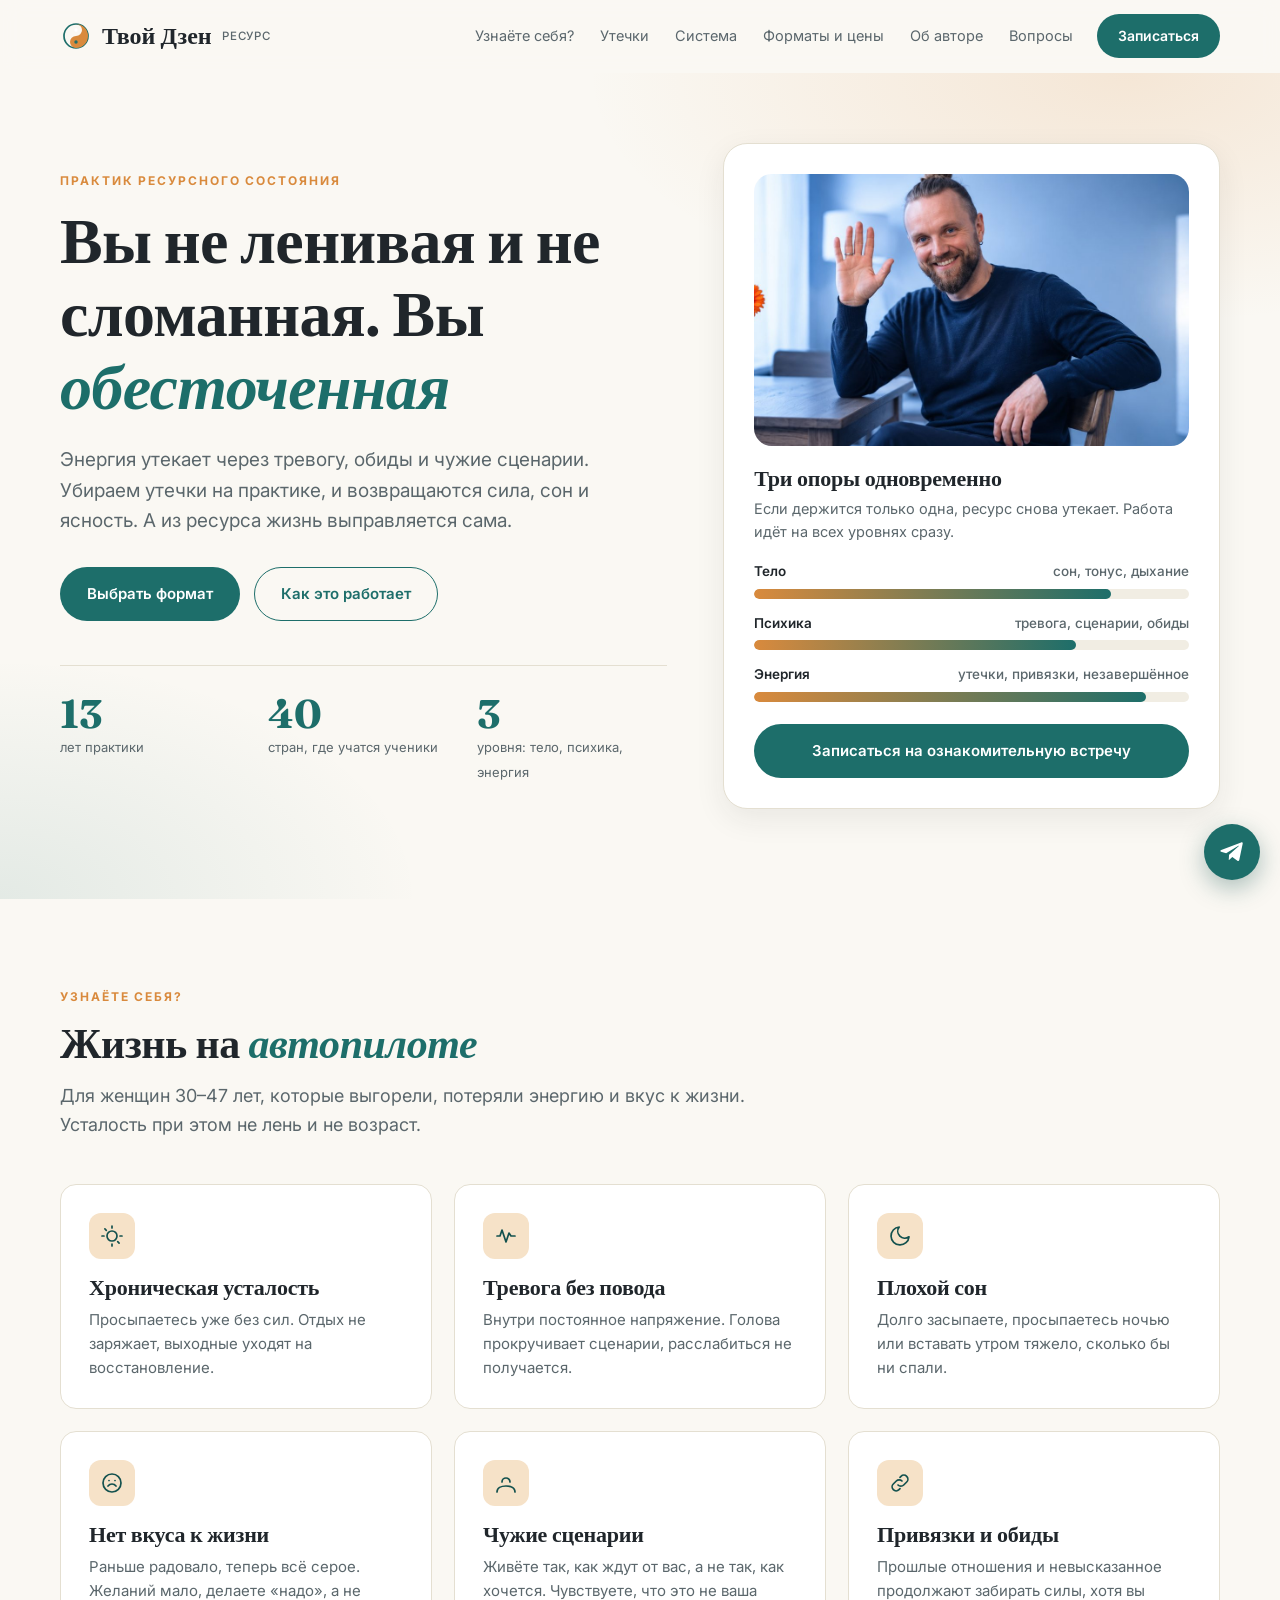
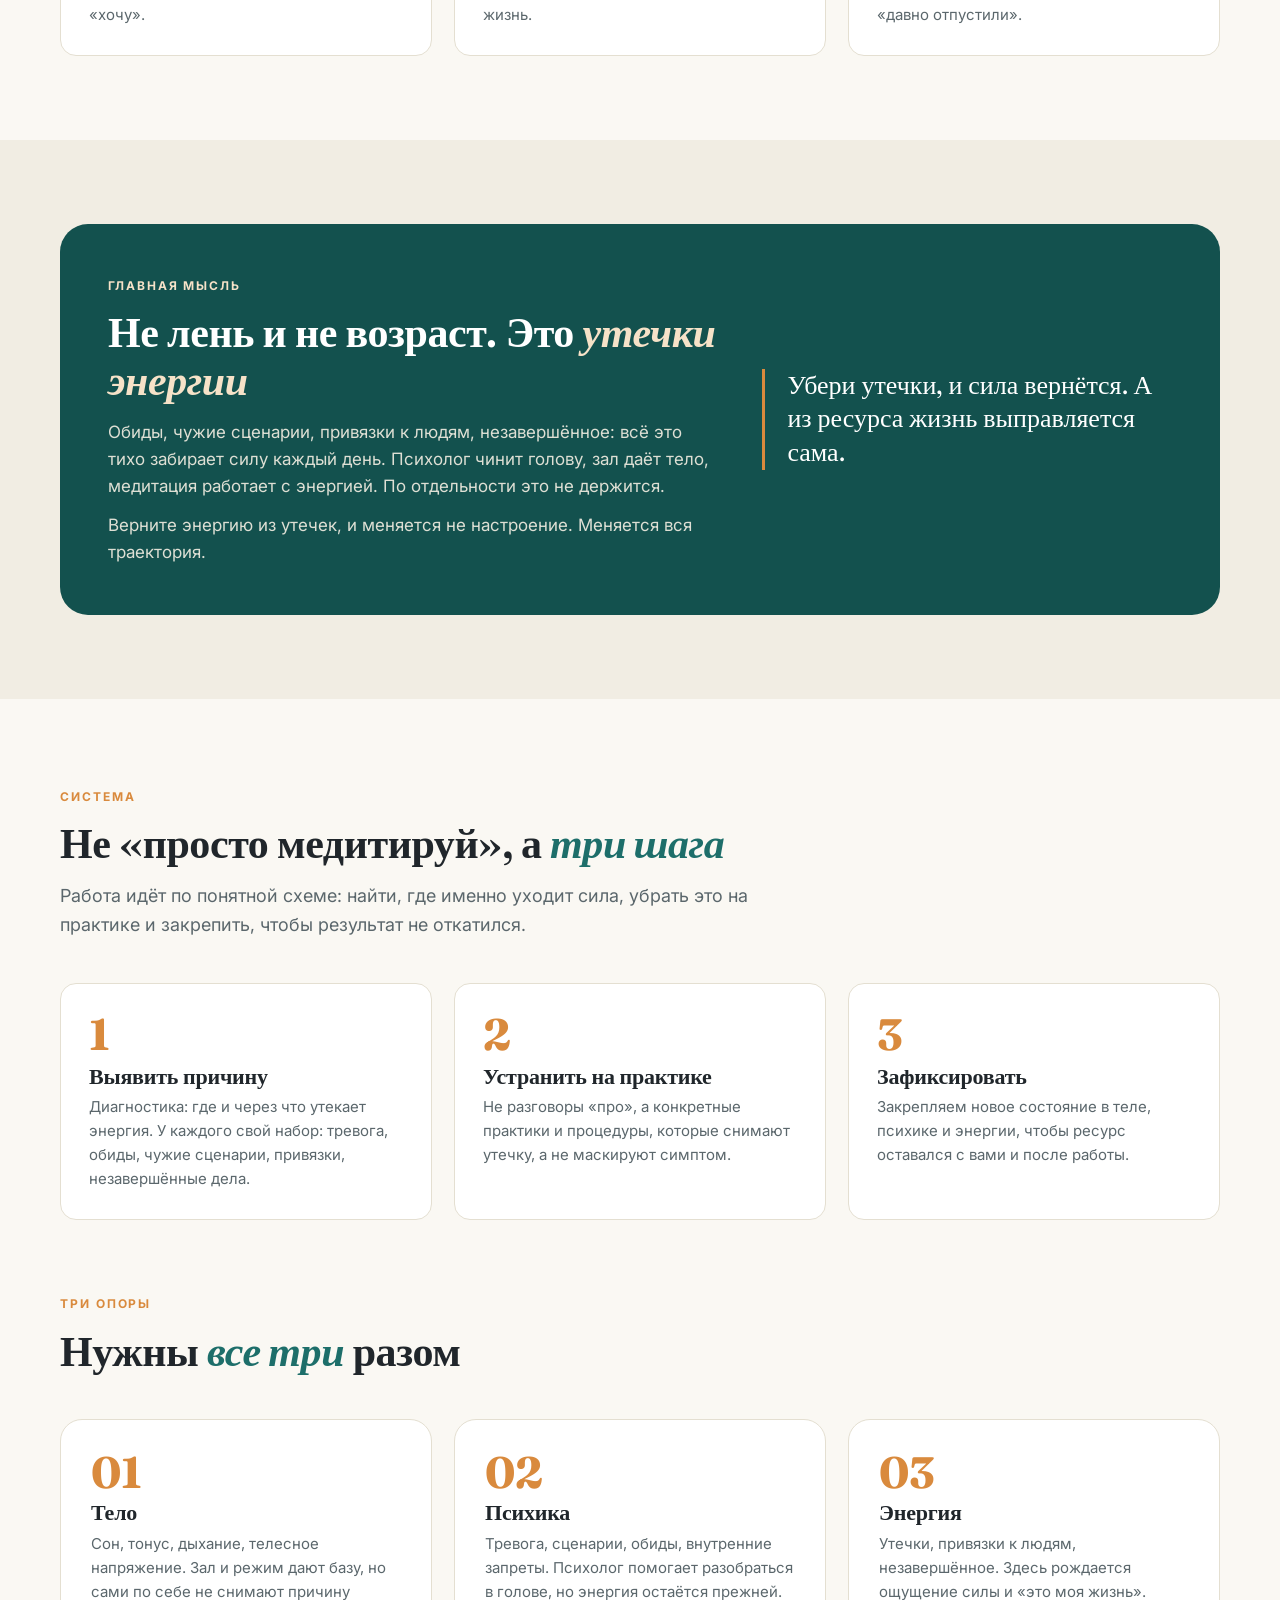
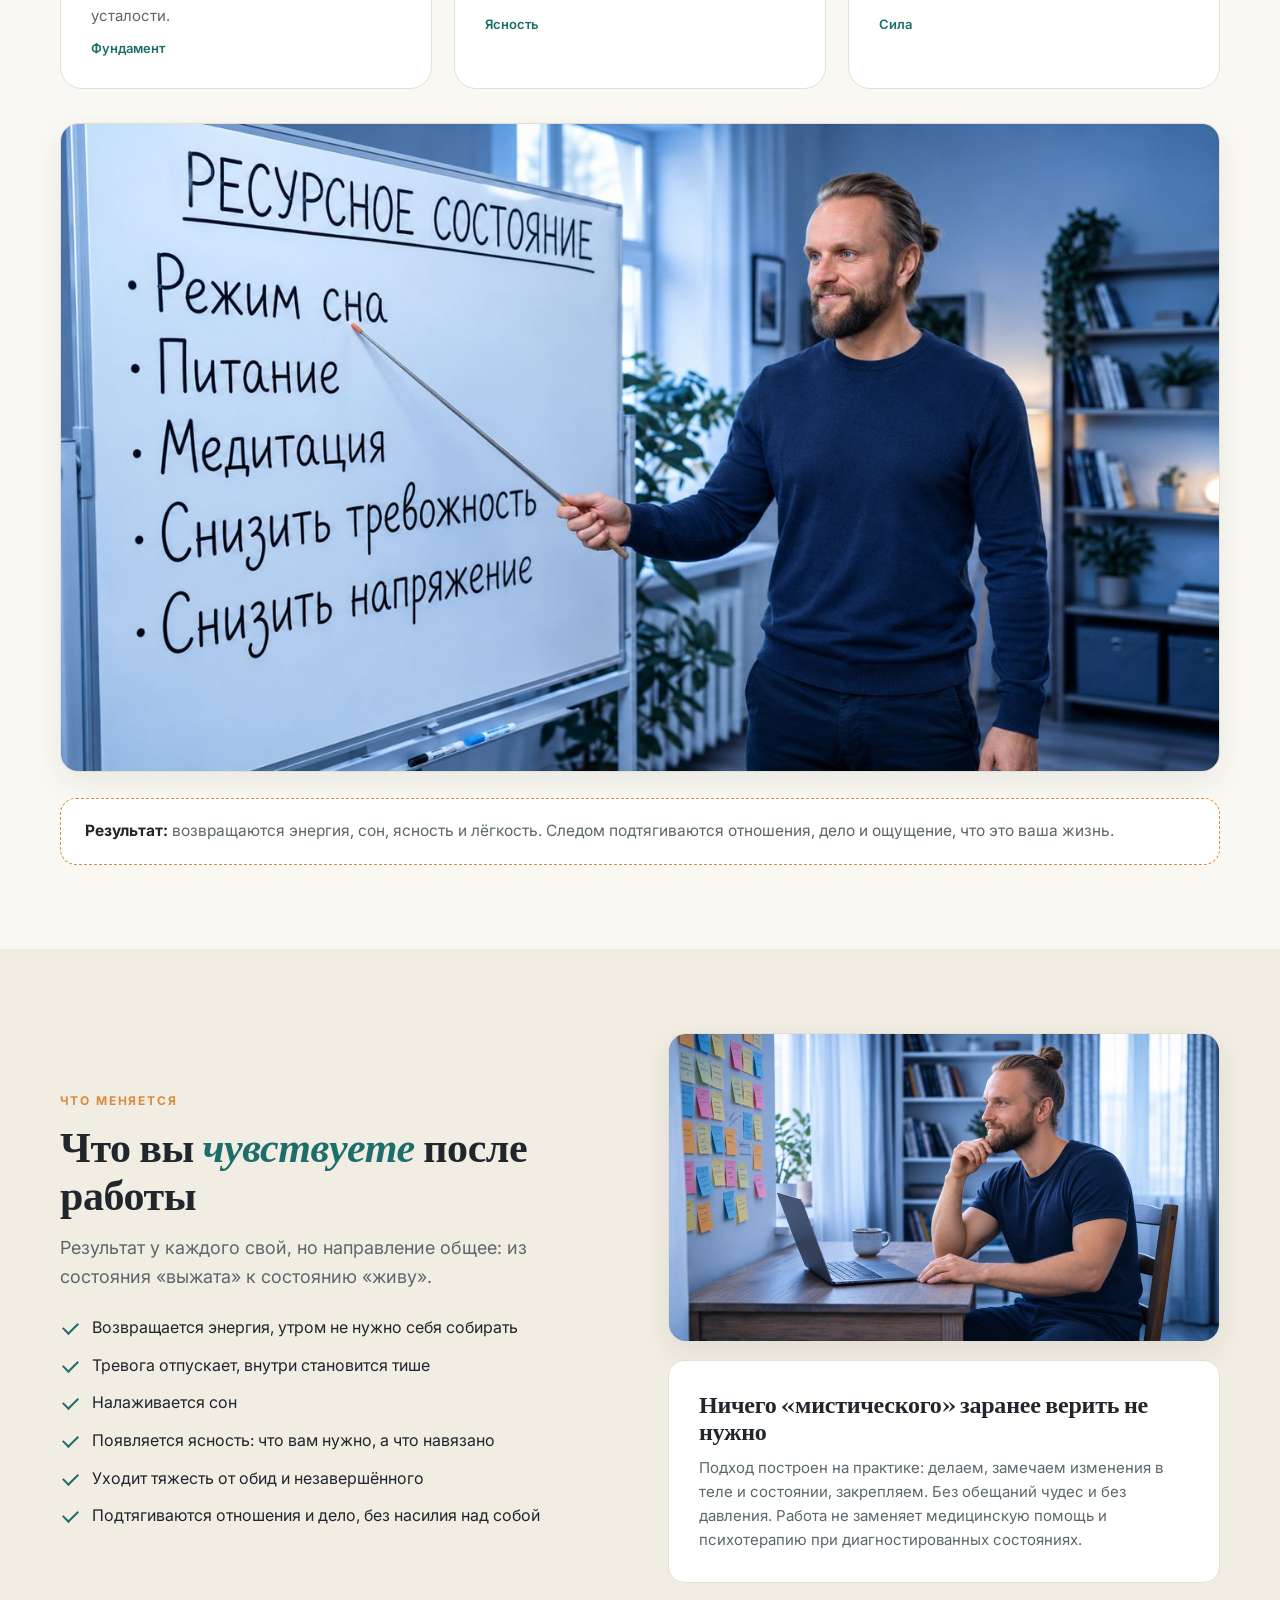
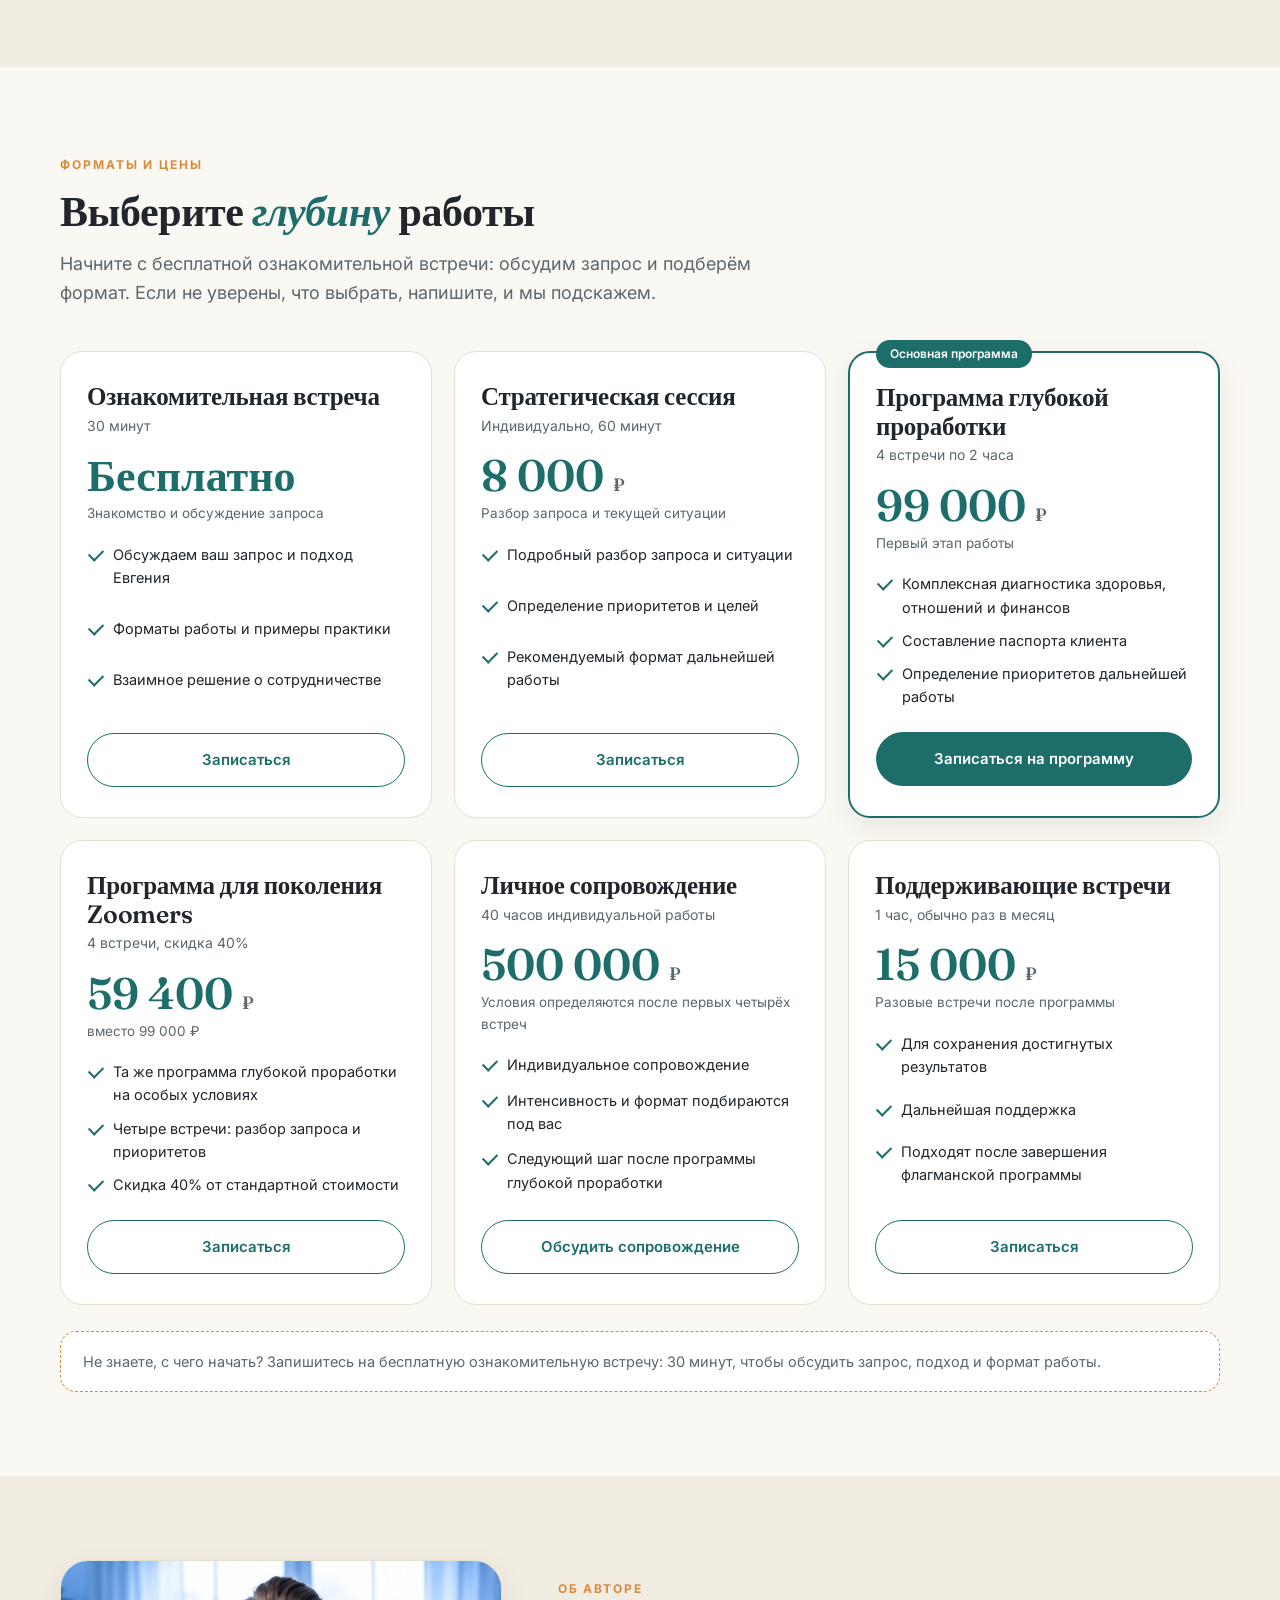
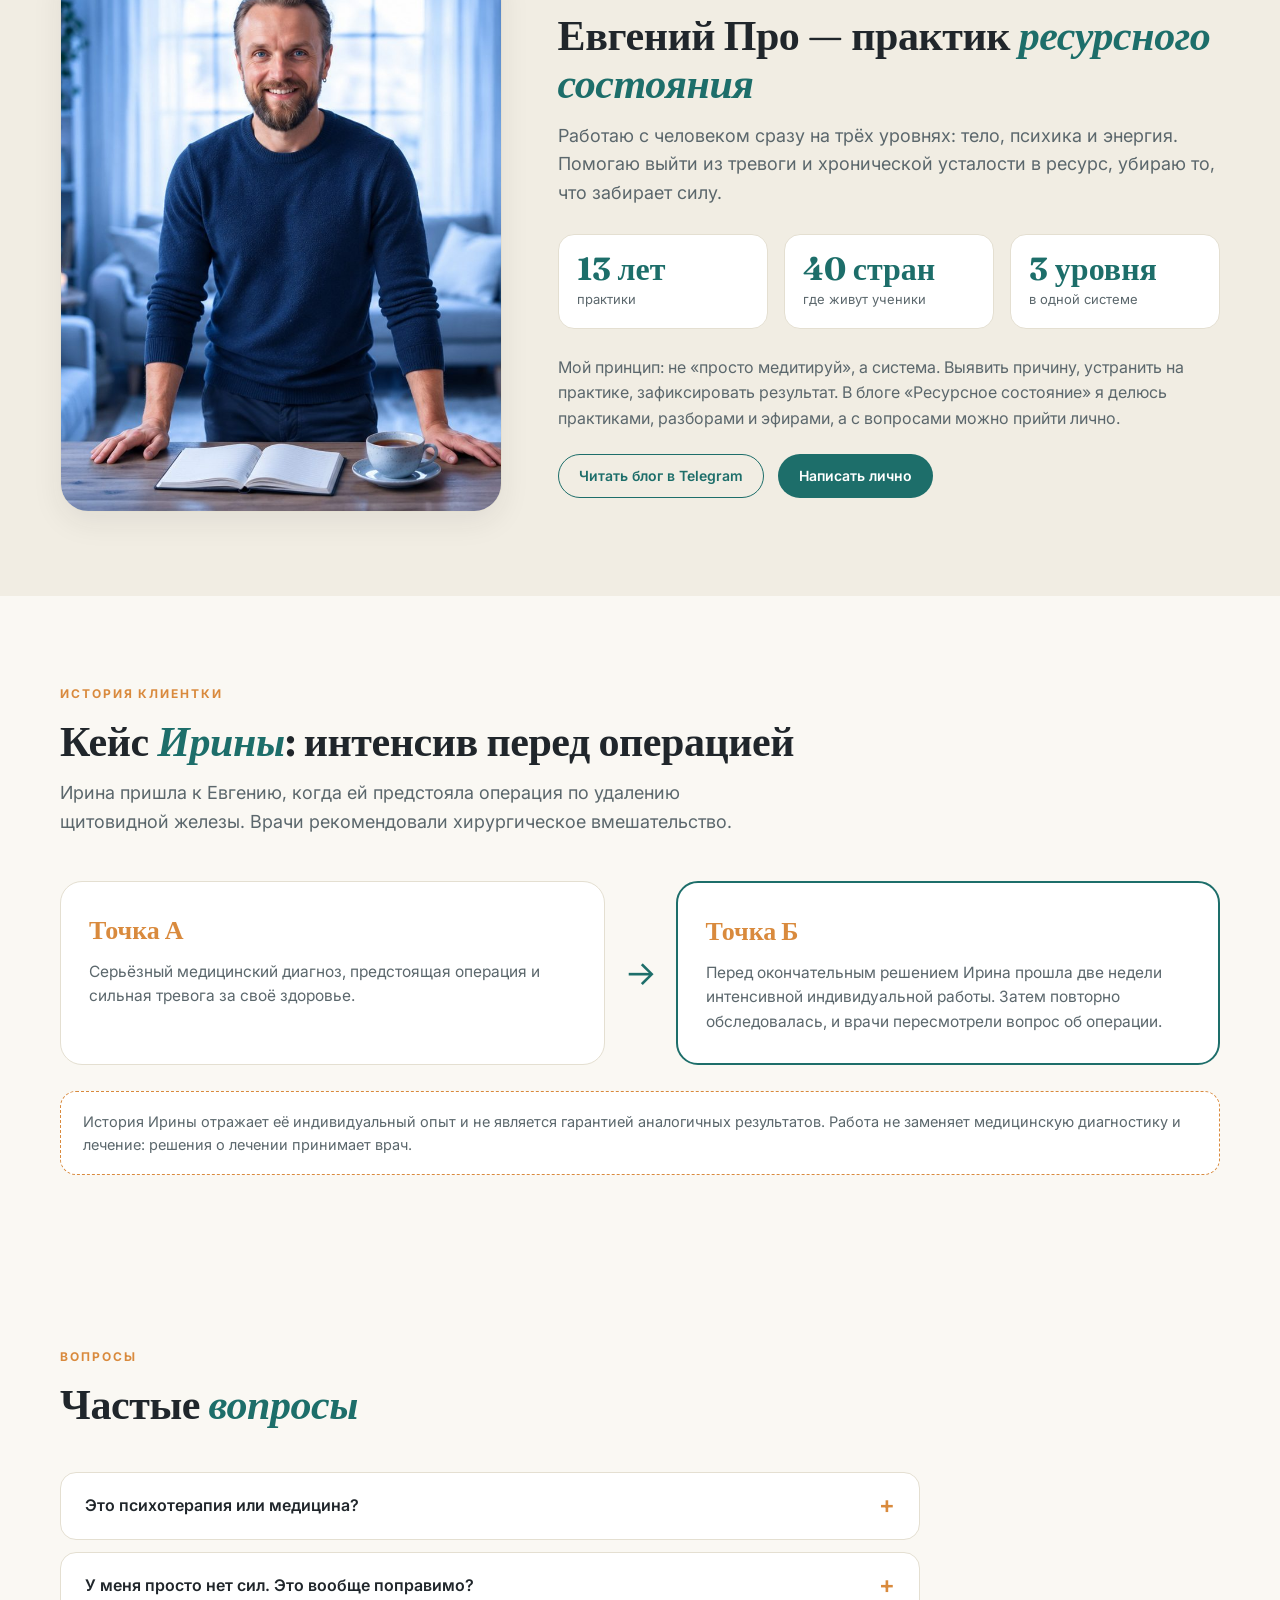
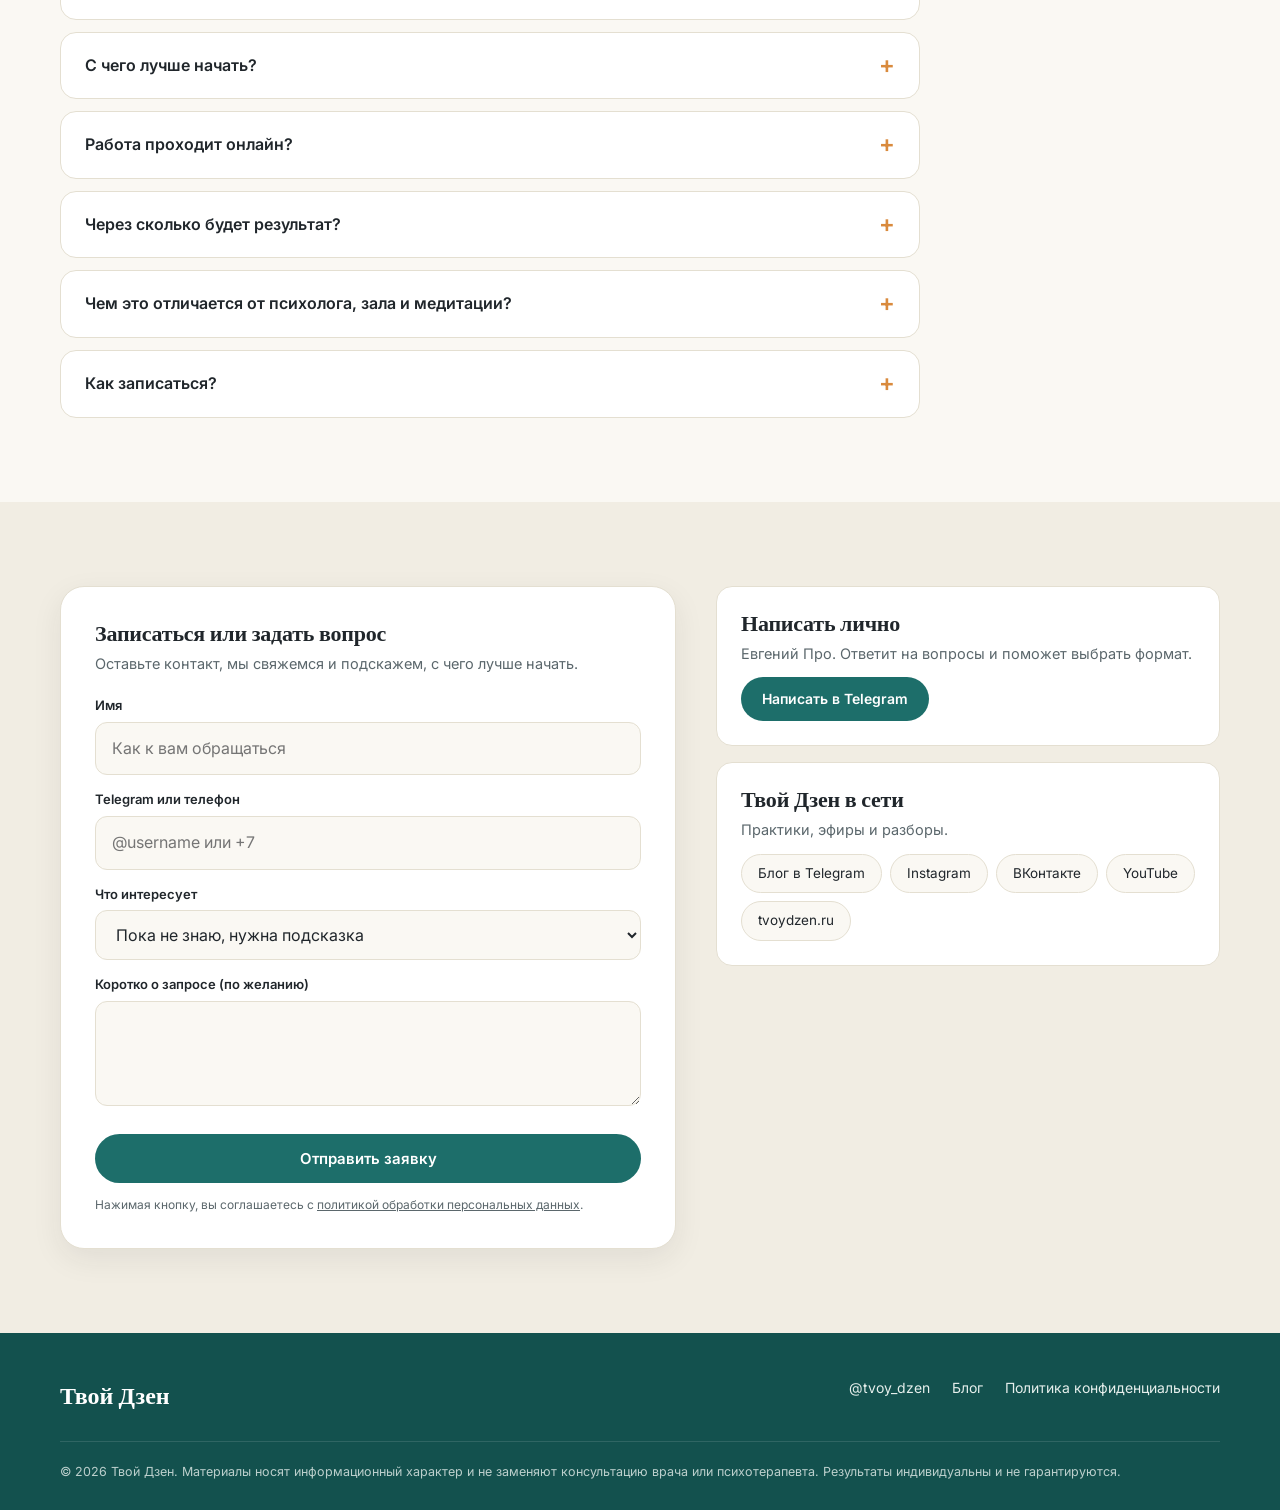
<file: index.html>
<!DOCTYPE html>
<html lang="ru">
<head>
<meta charset="UTF-8">
<meta name="viewport" content="width=device-width, initial-scale=1">
<title>Твой Дзен — выход из выгорания и тревоги в ресурс: тело, психика, энергия</title>
<meta name="description" content="Практик ресурсного состояния Евгений Про. Выводит из тревоги и хронической усталости в энергию, сон и ясность. Тело, психика и энергия — на одной системе. 13 лет практики, ученики в 40 странах.">
<link rel="preconnect" href="https://fonts.googleapis.com">
<link rel="preconnect" href="https://fonts.gstatic.com" crossorigin>
<link href="https://fonts.googleapis.com/css2?family=Fraunces:ital,wght@0,500;0,600;0,700;1,500;1,600&family=Inter:wght@400;500;600;700&display=swap" rel="stylesheet">
<link rel="stylesheet" href="styles.css">
</head>
<body>

<header class="header" id="header">
  <div class="container header__inner">
    <a href="#top" class="logo" aria-label="Твой Дзен">
      <svg viewBox="0 0 32 32" fill="none" stroke-linecap="round"><circle cx="16" cy="16" r="12" stroke="#1d6e6a" stroke-width="1.7"/><path d="M16 4a12 12 0 0 1 0 24 6 6 0 0 1 0-12 6 6 0 0 0 0-12z" fill="#d98a3d" stroke="none"/><circle cx="16" cy="10" r="1.7" fill="#fff" stroke="none"/><circle cx="16" cy="22" r="1.7" fill="#1d6e6a" stroke="none"/></svg>
      Твой Дзен <small>ресурс</small>
    </a>
    <nav class="nav" id="nav">
      <a href="#signs">Узнаёте себя?</a>
      <a href="#leaks">Утечки</a>
      <a href="#system">Система</a>
      <a href="#formats">Форматы и цены</a>
      <a href="#about">Об авторе</a>
      <a href="#faq">Вопросы</a>
    </nav>
    <a href="#contact" class="btn btn--primary btn--sm">Записаться</a>
    <button class="burger" id="burger" aria-label="Меню"><span></span></button>
  </div>
</header>

<main id="top">

<section class="hero">
  <div class="container hero__grid">
    <div>
      <span class="eyebrow">Практик ресурсного состояния</span>
      <h1>Вы не ленивая и не сломанная. Вы <em>обесточенная</em></h1>
      <p class="hero__sub">Энергия утекает через тревогу, обиды и чужие сценарии. Убираем утечки на практике, и возвращаются сила, сон и ясность. А из ресурса жизнь выправляется сама.</p>
      <div class="hero__cta">
        <a href="#formats" class="btn btn--primary">Выбрать формат</a>
        <a href="#system" class="btn btn--ghost">Как это работает</a>
      </div>
      <div class="hero__facts">
        <div class="fact"><b>13</b><span>лет практики</span></div>
        <div class="fact"><b>40</b><span>стран, где учатся ученики</span></div>
        <div class="fact"><b>3</b><span>уровня: тело, психика, энергия</span></div>
      </div>
    </div>
    <div class="hero__card">
      <img class="photo photo--card" src="img/hero.jpg" alt="Евгений Про приветствует за столом" width="1000" height="745">
      <h3>Три опоры одновременно</h3>
      <p class="s">Если держится только одна, ресурс снова утекает. Работа идёт на всех уровнях сразу.</p>
      <div class="meter">
        <div class="meter__row"><div class="meter__lbl">Тело <span>сон, тонус, дыхание</span></div><div class="bar"><i style="width:82%"></i></div></div>
        <div class="meter__row"><div class="meter__lbl">Психика <span>тревога, сценарии, обиды</span></div><div class="bar"><i style="width:74%"></i></div></div>
        <div class="meter__row"><div class="meter__lbl">Энергия <span>утечки, привязки, незавершённое</span></div><div class="bar"><i style="width:90%"></i></div></div>
      </div>
      <a href="#contact" class="btn btn--primary" data-format="Ознакомительная встреча — бесплатно">Записаться на ознакомительную встречу</a>
    </div>
  </div>
</section>

<section id="signs">
  <div class="container">
    <div class="section-head">
      <span class="eyebrow">Узнаёте себя?</span>
      <h2>Жизнь на <em>автопилоте</em></h2>
      <p class="lead">Для женщин 30–47 лет, которые выгорели, потеряли энергию и вкус к жизни. Усталость при этом не лень и не возраст.</p>
    </div>
    <div class="grid grid--3">
      <div class="adv"><div class="ico"><svg viewBox="0 0 24 24" fill="none" stroke="currentColor" stroke-width="1.7" stroke-linecap="round" stroke-linejoin="round"><path d="M17 12a5 5 0 1 1-10 0 5 5 0 0 1 10 0zM12 2v2M12 20v2M4.9 4.9l1.4 1.4M17.7 17.7l1.4 1.4M2 12h2M20 12h2"/></svg></div><h3>Хроническая усталость</h3><p>Просыпаетесь уже без сил. Отдых не заряжает, выходные уходят на восстановление.</p></div>
      <div class="adv"><div class="ico"><svg viewBox="0 0 24 24" fill="none" stroke="currentColor" stroke-width="1.7" stroke-linecap="round" stroke-linejoin="round"><path d="M3 12h3l2-6 4 12 3-9 2 3h4"/></svg></div><h3>Тревога без повода</h3><p>Внутри постоянное напряжение. Голова прокручивает сценарии, расслабиться не получается.</p></div>
      <div class="adv"><div class="ico"><svg viewBox="0 0 24 24" fill="none" stroke="currentColor" stroke-width="1.7" stroke-linecap="round" stroke-linejoin="round"><path d="M21 12.8A9 9 0 1 1 11.2 3a7 7 0 0 0 9.8 9.8z"/></svg></div><h3>Плохой сон</h3><p>Долго засыпаете, просыпаетесь ночью или вставать утром тяжело, сколько бы ни спали.</p></div>
      <div class="adv"><div class="ico"><svg viewBox="0 0 24 24" fill="none" stroke="currentColor" stroke-width="1.7" stroke-linecap="round" stroke-linejoin="round"><circle cx="12" cy="12" r="9"/><path d="M8 15s1.5-2 4-2 4 2 4 2M9 9.5h.01M15 9.5h.01"/></svg></div><h3>Нет вкуса к жизни</h3><p>Раньше радовало, теперь всё серое. Желаний мало, делаете «надо», а не «хочу».</p></div>
      <div class="adv"><div class="ico"><svg viewBox="0 0 24 24" fill="none" stroke="currentColor" stroke-width="1.7" stroke-linecap="round" stroke-linejoin="round"><path d="M16 11a4 4 0 1 0-8 0M3 21c0-4 4-6 9-6s9 2 9 6"/></svg></div><h3>Чужие сценарии</h3><p>Живёте так, как ждут от вас, а не так, как хочется. Чувствуете, что это не ваша жизнь.</p></div>
      <div class="adv"><div class="ico"><svg viewBox="0 0 24 24" fill="none" stroke="currentColor" stroke-width="1.7" stroke-linecap="round" stroke-linejoin="round"><path d="M10 14a4 4 0 0 0 5.7 0l3-3a4 4 0 0 0-5.7-5.7l-1 1M14 10a4 4 0 0 0-5.7 0l-3 3a4 4 0 0 0 5.7 5.7l1-1"/></svg></div><h3>Привязки и обиды</h3><p>Прошлые отношения и невысказанное продолжают забирать силы, хотя вы «давно отпустили».</p></div>
    </div>
  </div>
</section>

<section id="leaks" class="alt">
  <div class="container">
    <div class="idea reveal-skip">
      <div>
        <span class="eyebrow" style="color:var(--sun-l)">Главная мысль</span>
        <h2>Не лень и не возраст. Это <em>утечки энергии</em></h2>
        <p>Обиды, чужие сценарии, привязки к людям, незавершённое: всё это тихо забирает силу каждый день. Психолог чинит голову, зал даёт тело, медитация работает с энергией. По отдельности это не держится.</p>
        <p style="margin-top:12px">Верните энергию из утечек, и меняется не настроение. Меняется вся траектория.</p>
      </div>
      <div class="idea__q">Убери утечки, и сила вернётся. А из ресурса жизнь выправляется сама.</div>
    </div>
  </div>
</section>

<section id="system">
  <div class="container">
    <div class="section-head">
      <span class="eyebrow">Система</span>
      <h2>Не «просто медитируй», а <em>три шага</em></h2>
      <p class="lead">Работа идёт по понятной схеме: найти, где именно уходит сила, убрать это на практике и закрепить, чтобы результат не откатился.</p>
    </div>
    <div class="grid grid--3">
      <div class="step"><b>1</b><h3>Выявить причину</h3><p>Диагностика: где и через что утекает энергия. У каждого свой набор: тревога, обиды, чужие сценарии, привязки, незавершённые дела.</p></div>
      <div class="step"><b>2</b><h3>Устранить на практике</h3><p>Не разговоры «про», а конкретные практики и процедуры, которые снимают утечку, а не маскируют симптом.</p></div>
      <div class="step"><b>3</b><h3>Зафиксировать</h3><p>Закрепляем новое состояние в теле, психике и энергии, чтобы ресурс оставался с вами и после работы.</p></div>
    </div>

    <div class="section-head" style="margin-top:70px">
      <span class="eyebrow">Три опоры</span>
      <h2>Нужны <em>все три</em> разом</h2>
    </div>
    <div class="pillars">
      <div class="pillar"><b>01</b><h3>Тело</h3><p>Сон, тонус, дыхание, телесное напряжение. Зал и режим дают базу, но сами по себе не снимают причину усталости.</p><div class="by">Фундамент</div></div>
      <div class="pillar"><b>02</b><h3>Психика</h3><p>Тревога, сценарии, обиды, внутренние запреты. Психолог помогает разобраться в голове, но энергия остаётся прежней.</p><div class="by">Ясность</div></div>
      <div class="pillar"><b>03</b><h3>Энергия</h3><p>Утечки, привязки к людям, незавершённое. Здесь рождается ощущение силы и «это моя жизнь».</p><div class="by">Сила</div></div>
    </div>
    <img class="photo photo--wide" src="img/board.jpg" alt="Евгений у доски: режим сна, питание, медитация, снижение тревожности и напряжения" width="1400" height="800" loading="lazy">
    <div class="tw"><b>Результат:</b> возвращаются энергия, сон, ясность и лёгкость. Следом подтягиваются отношения, дело и ощущение, что это ваша жизнь.</div>
  </div>
</section>

<section class="alt">
  <div class="container split">
    <div>
      <span class="eyebrow">Что меняется</span>
      <h2>Что вы <em>чувствуете</em> после работы</h2>
      <p class="lead" style="margin-bottom:24px">Результат у каждого свой, но направление общее: из состояния «выжата» к состоянию «живу».</p>
      <ul class="checks">
        <li>Возвращается энергия, утром не нужно себя собирать</li>
        <li>Тревога отпускает, внутри становится тише</li>
        <li>Налаживается сон</li>
        <li>Появляется ясность: что вам нужно, а что навязано</li>
        <li>Уходит тяжесть от обид и незавершённого</li>
        <li>Подтягиваются отношения и дело, без насилия над собой</li>
      </ul>
    </div>
    <div>
      <img class="photo photo--wide" style="margin:0 0 18px" src="img/desk.jpg" alt="Евгений за рабочим столом" width="1100" height="700" loading="lazy">
      <div class="adv" style="padding:30px">
        <h3 style="font-size:24px;margin-bottom:10px">Ничего «мистического» заранее верить не нужно</h3>
        <p>Подход построен на практике: делаем, замечаем изменения в теле и состоянии, закрепляем. Без обещаний чудес и без давления. Работа не заменяет медицинскую помощь и психотерапию при диагностированных состояниях.</p>
      </div>
    </div>
  </div>
</section>

<section id="formats">
  <div class="container">
    <div class="section-head">
      <span class="eyebrow">Форматы и цены</span>
      <h2>Выберите <em>глубину</em> работы</h2>
      <p class="lead">Начните с бесплатной ознакомительной встречи: обсудим запрос и подберём формат. Если не уверены, что выбрать, напишите, и мы подскажем.</p>
    </div>
    <div class="tariffs tariffs--six">
      <div class="tariff">
        <h3>Ознакомительная встреча</h3>
        <div class="sub">30 минут</div>
        <div class="price">Бесплатно <small></small></div>
        <div class="then">Знакомство и обсуждение запроса</div>
        <ul>
          <li>Обсуждаем ваш запрос и подход Евгения</li>
          <li>Форматы работы и примеры практики</li>
          <li>Взаимное решение о сотрудничестве</li>
        </ul>
        <a href="#contact" class="btn btn--ghost" data-format="Ознакомительная встреча — бесплатно">Записаться</a>
      </div>
      <div class="tariff">
        <h3>Стратегическая сессия</h3>
        <div class="sub">Индивидуально, 60 минут</div>
        <div class="price">8 000 <small>₽</small></div>
        <div class="then">Разбор запроса и текущей ситуации</div>
        <ul>
          <li>Подробный разбор запроса и ситуации</li>
          <li>Определение приоритетов и целей</li>
          <li>Рекомендуемый формат дальнейшей работы</li>
        </ul>
        <a href="#contact" class="btn btn--ghost" data-format="Стратегическая индивидуальная сессия — 8 000 ₽">Записаться</a>
      </div>
      <div class="tariff tariff--main">
        <span class="tariff__badge">Основная программа</span>
        <h3>Программа глубокой проработки</h3>
        <div class="sub">4 встречи по 2 часа</div>
        <div class="price">99 000 <small>₽</small></div>
        <div class="then">Первый этап работы</div>
        <ul>
          <li>Комплексная диагностика здоровья, отношений и финансов</li>
          <li>Составление паспорта клиента</li>
          <li>Определение приоритетов дальнейшей работы</li>
        </ul>
        <a href="#contact" class="btn btn--primary" data-format="Программа глубокой проработки — 99 000 ₽">Записаться на программу</a>
      </div>
      <div class="tariff">
        <h3>Программа для поколения Zoomers</h3>
        <div class="sub">4 встречи, скидка 40%</div>
        <div class="price">59 400 <small>₽</small></div>
        <div class="then">вместо 99 000 ₽</div>
        <ul>
          <li>Та же программа глубокой проработки на особых условиях</li>
          <li>Четыре встречи: разбор запроса и приоритетов</li>
          <li>Скидка 40% от стандартной стоимости</li>
        </ul>
        <a href="#contact" class="btn btn--ghost" data-format="Программа для Zoomers (4 встречи) — 59 400 ₽">Записаться</a>
      </div>
      <div class="tariff">
        <h3>Личное сопровождение</h3>
        <div class="sub">40 часов индивидуальной работы</div>
        <div class="price">500 000 <small>₽</small></div>
        <div class="then">Условия определяются после первых четырёх встреч</div>
        <ul>
          <li>Индивидуальное сопровождение</li>
          <li>Интенсивность и формат подбираются под вас</li>
          <li>Следующий шаг после программы глубокой проработки</li>
        </ul>
        <a href="#contact" class="btn btn--ghost" data-format="Личное сопровождение — 500 000 ₽">Обсудить сопровождение</a>
      </div>
      <div class="tariff">
        <h3>Поддерживающие встречи</h3>
        <div class="sub">1 час, обычно раз в месяц</div>
        <div class="price">15 000 <small>₽</small></div>
        <div class="then">Разовые встречи после программы</div>
        <ul>
          <li>Для сохранения достигнутых результатов</li>
          <li>Дальнейшая поддержка</li>
          <li>Подходят после завершения флагманской программы</li>
        </ul>
        <a href="#contact" class="btn btn--ghost" data-format="Поддерживающая встреча — 15 000 ₽">Записаться</a>
      </div>
    </div>
    <div class="note">Не знаете, с чего начать? Запишитесь на бесплатную ознакомительную встречу: 30 минут, чтобы обсудить запрос, подход и формат работы.</div>
  </div>
</section>

<section id="about" class="alt">
  <div class="container about">
    <img class="about__img" src="img/about.jpg" alt="Евгений Про, практик ресурсного состояния" width="820" height="937" loading="lazy">
    <div>
      <span class="eyebrow">Об авторе</span>
      <h2>Евгений Про — практик <em>ресурсного состояния</em></h2>
      <p class="lead">Работаю с человеком сразу на трёх уровнях: тело, психика и энергия. Помогаю выйти из тревоги и хронической усталости в ресурс, убираю то, что забирает силу.</p>
      <div class="stats">
        <div><b>13 лет</b><span>практики</span></div>
        <div><b>40 стран</b><span>где живут ученики</span></div>
        <div><b>3 уровня</b><span>в одной системе</span></div>
      </div>
      <p style="color:var(--muted)">Мой принцип: не «просто медитируй», а система. Выявить причину, устранить на практике, зафиксировать результат. В блоге «Ресурсное состояние» я делюсь практиками, разборами и эфирами, а с вопросами можно прийти лично.</p>
      <div class="hero__cta" style="margin-top:22px">
        <a href="https://t.me/protvoydzen" class="btn btn--ghost btn--sm" target="_blank" rel="noopener">Читать блог в Telegram</a>
        <a href="#contact" class="btn btn--primary btn--sm">Написать лично</a>
      </div>
    </div>
  </div>
</section>

<section id="case">
  <div class="container">
    <div class="section-head">
      <span class="eyebrow">История клиентки</span>
      <h2>Кейс <em>Ирины</em>: интенсив перед операцией</h2>
      <p class="lead">Ирина пришла к Евгению, когда ей предстояла операция по удалению щитовидной железы. Врачи рекомендовали хирургическое вмешательство.</p>
    </div>
    <div class="case">
      <div class="case__pt">
        <b>Точка А</b>
        <p>Серьёзный медицинский диагноз, предстоящая операция и сильная тревога за своё здоровье.</p>
      </div>
      <div class="case__arrow" aria-hidden="true">&rarr;</div>
      <div class="case__pt case__pt--b">
        <b>Точка Б</b>
        <p>Перед окончательным решением Ирина прошла две недели интенсивной индивидуальной работы. Затем повторно обследовалась, и врачи пересмотрели вопрос об операции.</p>
      </div>
    </div>
    <div class="note">История Ирины отражает её индивидуальный опыт и не является гарантией аналогичных результатов. Работа не заменяет медицинскую диагностику и лечение: решения о лечении принимает врач.</div>
  </div>
</section>

<section id="faq">
  <div class="container">
    <div class="section-head">
      <span class="eyebrow">Вопросы</span>
      <h2>Частые <em>вопросы</em></h2>
    </div>
    <div class="faq">
      <details class="faq__item"><summary>Это психотерапия или медицина?</summary><p>Нет. Это практика работы с ресурсным состоянием: телом, психикой и энергией. Она не заменяет врача и психотерапевта, если у вас диагностированное состояние. Если есть сомнения, лучше сочетать.</p></details>
      <details class="faq__item"><summary>У меня просто нет сил. Это вообще поправимо?</summary><p>Чаще всего усталость связана не с возрастом и не с ленью, а с утечками энергии: тревогой, обидами, чужими сценариями, незавершённым. Когда причину находят и убирают, силы возвращаются. На ознакомительной встрече и стратегической сессии мы смотрим, что именно происходит у вас.</p></details>
      <details class="faq__item"><summary>С чего лучше начать?</summary><p>Начните с бесплатной ознакомительной встречи на 30 минут. Если нужна точная картина и приоритеты, следующим шагом идёт стратегическая сессия, а для глубокой работы есть программа из четырёх встреч.</p></details>
      <details class="faq__item"><summary>Работа проходит онлайн?</summary><p>Да, ученики практикуют из разных стран. Формат и время обсуждаем после заявки.</p></details>
      <details class="faq__item"><summary>Через сколько будет результат?</summary><p>У каждого свой темп. Многие замечают изменения в состоянии, сне и тревожности уже в начале работы, а глубокие изменения закрепляются при системной работе. Конкретные результаты не гарантируются.</p></details>
      <details class="faq__item"><summary>Чем это отличается от психолога, зала и медитации?</summary><p>Психолог работает с головой, зал с телом, медитация с энергией. По отдельности эффект не держится. Здесь все три уровня в одной системе: сначала находим причину, потом устраняем, потом фиксируем.</p></details>
      <details class="faq__item"><summary>Как записаться?</summary><p>Оставьте заявку в форме ниже или напишите в Telegram @tvoy_dzen. Мы ответим, подскажем формат и согласуем время.</p></details>
    </div>
  </div>
</section>

<section id="contact" class="alt">
  <div class="container contact__grid">
    <form class="form" id="leadForm" novalidate>
      <h3>Записаться или задать вопрос</h3>
      <p class="s">Оставьте контакт, мы свяжемся и подскажем, с чего лучше начать.</p>
      <div class="field"><label for="f-name">Имя</label><input id="f-name" name="name" type="text" placeholder="Как к вам обращаться" required></div>
      <div class="field"><label for="f-contact">Telegram или телефон</label><input id="f-contact" name="contact" type="text" placeholder="@username или +7" required></div>
      <div class="field"><label for="f-format">Что интересует</label>
        <select id="f-format" name="format">
          <option>Пока не знаю, нужна подсказка</option>
          <option>Ознакомительная встреча — бесплатно</option>
          <option>Стратегическая индивидуальная сессия — 8 000 ₽</option>
          <option>Программа глубокой проработки — 99 000 ₽</option>
          <option>Программа для Zoomers (4 встречи) — 59 400 ₽</option>
          <option>Личное сопровождение — 500 000 ₽</option>
          <option>Поддерживающая встреча — 15 000 ₽</option>
        </select>
      </div>
      <div class="field"><label for="f-msg">Коротко о запросе (по желанию)</label><textarea id="f-msg" name="comment" rows="3"></textarea></div>
      <input type="text" name="_gotcha" style="display:none" tabindex="-1" autocomplete="off">
      <button type="submit" class="btn btn--primary">Отправить заявку</button>
      <small>Нажимая кнопку, вы соглашаетесь с <a href="privacy.html">политикой обработки персональных данных</a>.</small>
    </form>
    <div>
      <div class="contact-card">
        <h3>Написать лично</h3>
        <p>Евгений Про. Ответит на вопросы и поможет выбрать формат.</p>
        <a href="https://t.me/tvoy_dzen" class="btn btn--primary btn--sm" target="_blank" rel="noopener">Написать в Telegram</a>
      </div>
      <div class="contact-card">
        <h3>Твой Дзен в сети</h3>
        <p>Практики, эфиры и разборы.</p>
        <div class="socials">
          <a href="https://t.me/protvoydzen" target="_blank" rel="noopener">Блог в Telegram</a>
          <a href="https://www.instagram.com/tvoydzen/" target="_blank" rel="noopener">Instagram</a>
          <a href="https://vk.ru/tvoydzen" target="_blank" rel="noopener">ВКонтакте</a>
          <a href="https://youtube.com/shorts/3_qLr0vRPOk" target="_blank" rel="noopener">YouTube</a>
          <a href="https://tvoydzen.ru" target="_blank" rel="noopener">tvoydzen.ru</a>
        </div>
      </div>
    </div>
  </div>
</section>

</main>

<footer class="footer">
  <div class="container">
    <div class="footer__top">
      <a href="#top" class="logo">Твой Дзен</a>
      <div class="footer__links">
        <a href="https://t.me/tvoy_dzen" target="_blank" rel="noopener">@tvoy_dzen</a>
        <a href="https://t.me/protvoydzen" target="_blank" rel="noopener">Блог</a>
        <a href="privacy.html">Политика конфиденциальности</a>
      </div>
    </div>
    <div class="footer__bot">&copy; <span id="year">2026</span> Твой Дзен. Материалы носят информационный характер и не заменяют консультацию врача или психотерапевта. Результаты индивидуальны и не гарантируются.</div>
  </div>
</footer>

<a href="https://t.me/tvoy_dzen" class="fab" target="_blank" rel="noopener" aria-label="Написать в Telegram">
  <svg viewBox="0 0 24 24" fill="currentColor"><path d="M21.9 4.2 18.7 19.3c-.2 1-.9 1.3-1.7.8l-4.7-3.5-2.3 2.2c-.3.3-.5.5-1 .5l.3-4.8 8.8-7.9c.4-.3-.1-.5-.6-.2L6.6 13.2 1.9 11.7c-1-.3-1-1 .2-1.5L20.4 3.2c.9-.3 1.6.2 1.5 1z"/></svg>
</a>

<script src="script.js"></script>
</body>
</html>
</file>
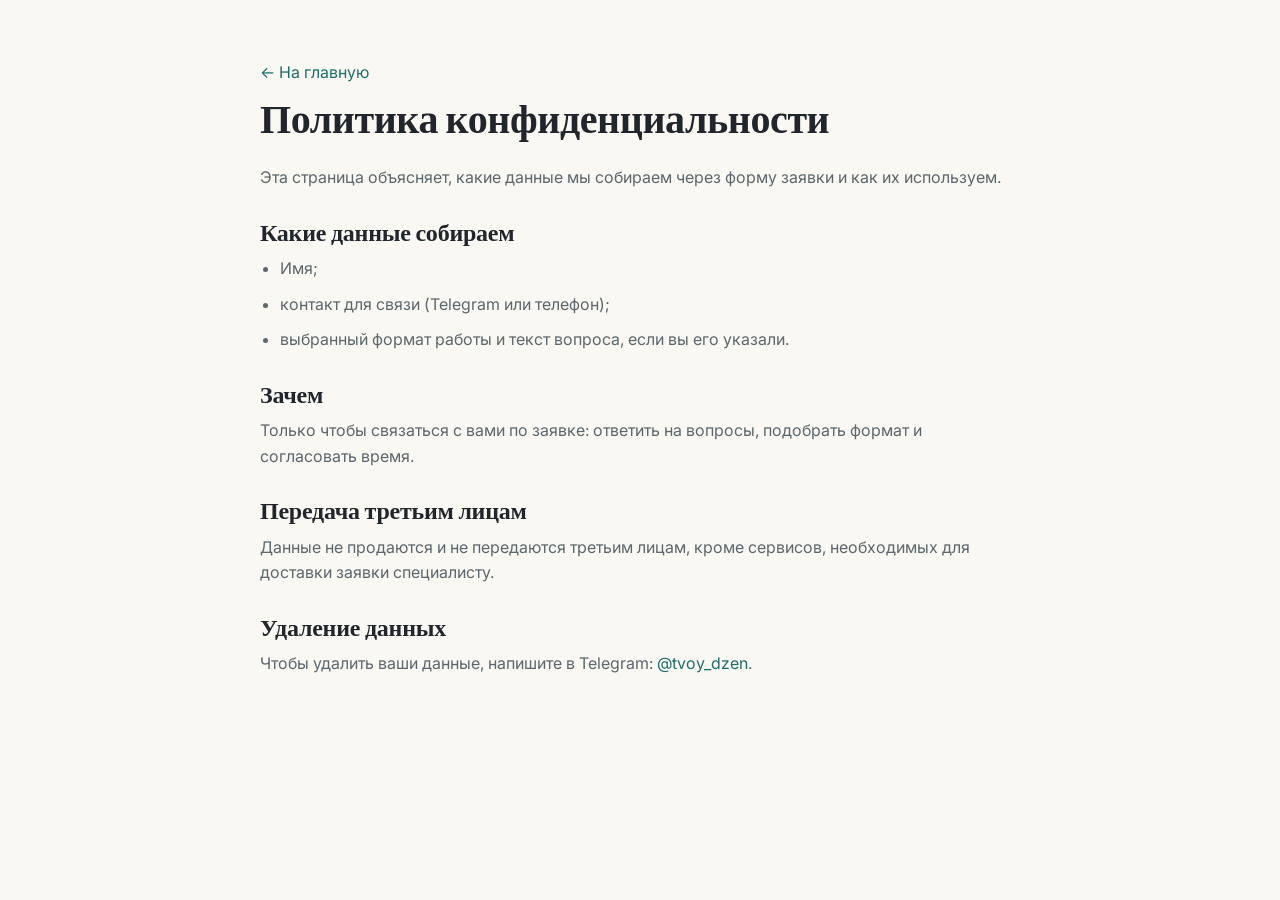
<file: privacy.html>
<!DOCTYPE html>
<html lang="ru"><head><meta charset="UTF-8"><meta name="viewport" content="width=device-width, initial-scale=1">
<title>Политика конфиденциальности — Твой Дзен</title>
<link href="https://fonts.googleapis.com/css2?family=Fraunces:wght@600&family=Inter:wght@400;600&display=swap" rel="stylesheet">
<link rel="stylesheet" href="styles.css"></head>
<body><div class="container doc">
<p><a href="index.html" style="color:var(--acc)">&larr; На главную</a></p>
<h1>Политика конфиденциальности</h1>
<p>Эта страница объясняет, какие данные мы собираем через форму заявки и как их используем.</p>
<h2>Какие данные собираем</h2>
<ul><li>Имя;</li><li>контакт для связи (Telegram или телефон);</li><li>выбранный формат работы и текст вопроса, если вы его указали.</li></ul>
<h2>Зачем</h2>
<p>Только чтобы связаться с вами по заявке: ответить на вопросы, подобрать формат и согласовать время.</p>
<h2>Передача третьим лицам</h2>
<p>Данные не продаются и не передаются третьим лицам, кроме сервисов, необходимых для доставки заявки специалисту.</p>
<h2>Удаление данных</h2>
<p>Чтобы удалить ваши данные, напишите в Telegram: <a href="https://t.me/tvoy_dzen" style="color:var(--acc)">@tvoy_dzen</a>.</p>
</div></body></html>
</file>
<file: styles.css>
:root{
  --bg:#faf8f3;--bg2:#f1ede3;--card:#ffffff;--ink:#20262b;--muted:#5b676c;
  --acc:#1d6e6a;--acc-d:#13514e;--sun:#d98a3d;--sun-l:#f6e2c8;--line:#e4dfd1;
  --r:16px;--sh:0 10px 30px rgba(32,38,43,.08);
  --ff-h:'Fraunces',Georgia,serif;--ff-b:'Inter',system-ui,sans-serif;
}
*{box-sizing:border-box;margin:0;padding:0}
html{scroll-behavior:smooth}
body{font-family:var(--ff-b);background:var(--bg);color:var(--ink);line-height:1.6;font-size:16px;-webkit-font-smoothing:antialiased}
img,svg{max-width:100%;display:block}
a{color:inherit;text-decoration:none}
.container{width:min(1160px,100% - 40px);margin-inline:auto}
h1,h2,h3{font-family:var(--ff-h);font-weight:600;line-height:1.14;letter-spacing:-.01em}
h1{font-size:clamp(36px,5.4vw,64px)}
h2{font-size:clamp(28px,3.8vw,42px);margin-bottom:14px}
h3{font-size:22px}
em{font-style:italic;color:var(--acc)}
section{padding:84px 0}
.eyebrow{display:inline-block;font-size:12px;letter-spacing:.16em;text-transform:uppercase;color:var(--sun);font-weight:700;margin-bottom:14px}
.lead{color:var(--muted);font-size:18px;max-width:720px}
.section-head{margin-bottom:44px}
.alt{background:var(--bg2)}

.btn{display:inline-flex;align-items:center;justify-content:center;gap:8px;padding:14px 26px;border-radius:999px;font-weight:600;font-size:15px;border:1.5px solid transparent;cursor:pointer;transition:.2s;font-family:inherit;white-space:nowrap}
.btn--primary{background:var(--acc);color:#fff}
.btn--primary:hover{background:var(--acc-d);transform:translateY(-1px)}
.btn--ghost{border-color:var(--acc);color:var(--acc);background:transparent}
.btn--ghost:hover{background:var(--acc);color:#fff}
.btn--sm{padding:10px 20px;font-size:14px}

.header{position:sticky;top:0;z-index:50;background:rgba(250,248,243,.92);backdrop-filter:blur(10px);border-bottom:1px solid transparent;transition:.2s}
.header.scrolled{border-color:var(--line)}
.header__inner{display:flex;align-items:center;gap:24px;min-width:0;height:72px}
.logo{display:flex;align-items:center;gap:10px;flex-shrink:0;font-family:var(--ff-h);font-size:24px;font-weight:600}
.logo svg{width:32px;height:32px}
.logo small{font-family:var(--ff-b);font-size:11.5px;color:var(--muted);letter-spacing:.08em;text-transform:uppercase;font-weight:500}
.nav{display:flex;gap:26px;margin-left:auto}
.nav a{font-size:14.5px;color:var(--muted);white-space:nowrap;transition:.2s}
.nav a:hover{color:var(--acc)}
.burger{display:none;width:42px;height:42px;border:0;background:none;cursor:pointer;margin-left:auto;position:relative}
.burger span,.burger::before,.burger::after{content:"";position:absolute;left:9px;right:9px;height:2px;background:var(--ink);transition:.2s}
.burger::before{top:14px}.burger span{top:20px}.burger::after{top:26px}
.burger.is-open::before{transform:translateY(6px) rotate(45deg)}
.burger.is-open span{opacity:0}
.burger.is-open::after{transform:translateY(-6px) rotate(-45deg)}

.hero{padding:70px 0 90px;background:
  radial-gradient(900px 420px at 88% 0%,rgba(217,138,61,.16),transparent 60%),
  radial-gradient(700px 400px at 0% 100%,rgba(29,110,106,.10),transparent 60%)}
.hero__grid{display:grid;grid-template-columns:1.1fr .9fr;gap:56px;align-items:center}
.hero__sub{font-size:19px;color:var(--muted);margin:22px 0 30px;max-width:600px}
.hero__cta{display:flex;gap:14px;flex-wrap:wrap}
.hero__facts{display:grid;grid-template-columns:repeat(3,1fr);gap:18px;margin-top:44px;padding-top:28px;border-top:1px solid var(--line)}
.fact b{display:block;font-family:var(--ff-h);font-size:40px;color:var(--acc);line-height:1}
.fact span{font-size:13px;color:var(--muted)}
.hero__card{background:var(--card);border:1px solid var(--line);border-radius:24px;padding:30px;box-shadow:var(--sh);position:relative}
.hero__card h3{margin-bottom:6px}
.hero__card p.s{color:var(--muted);font-size:14.5px;margin-bottom:18px}
.meter{display:grid;gap:14px}
.meter__row{display:grid;gap:6px}
.meter__lbl{display:flex;justify-content:space-between;font-size:13.5px;font-weight:600}
.meter__lbl span{color:var(--muted);font-weight:500}
.bar{height:10px;border-radius:999px;background:var(--bg2);overflow:hidden}
.bar i{display:block;height:100%;border-radius:999px;background:linear-gradient(90deg,var(--sun),var(--acc))}
.hero__card .btn{width:100%;margin-top:22px}

.grid{display:grid;gap:22px}
.grid--2{grid-template-columns:repeat(2,1fr)}
.grid--3{grid-template-columns:repeat(3,1fr)}
.grid--4{grid-template-columns:repeat(4,1fr)}
.adv{background:var(--card);border:1px solid var(--line);border-radius:var(--r);padding:28px}
.adv .ico{width:46px;height:46px;border-radius:12px;background:var(--sun-l);display:grid;place-items:center;margin-bottom:16px;color:var(--acc-d)}
.adv .ico svg{width:24px;height:24px}
.adv h3{margin-bottom:8px}
.adv p{color:var(--muted);font-size:15px}

.idea{background:var(--acc-d);color:#f4efe3;border-radius:28px;padding:48px;display:grid;grid-template-columns:1.2fr .8fr;gap:40px;align-items:center}
.idea h2{color:#fff}
.idea h2 em{color:var(--sun-l)}
.idea p{opacity:.9;font-size:17px}
.idea__q{font-family:var(--ff-h);font-size:26px;line-height:1.3;border-left:3px solid var(--sun);padding-left:22px;color:#fff}

.pillars{display:grid;grid-template-columns:repeat(3,1fr);gap:22px}
.pillar{background:var(--card);border:1px solid var(--line);border-radius:22px;padding:30px}
.pillar b{font-family:var(--ff-h);font-size:44px;color:var(--sun);line-height:1;display:block;margin-bottom:6px}
.pillar h3{margin-bottom:6px}
.pillar p{color:var(--muted);font-size:15px}
.pillar .by{font-size:13px;color:var(--acc);font-weight:600;margin-top:10px}
.tw{margin-top:26px;padding:20px 24px;background:var(--card);border:1px dashed var(--sun);border-radius:var(--r);color:var(--muted);font-size:15.5px}
.tw b{color:var(--ink)}

.step{background:var(--card);border:1px solid var(--line);border-radius:var(--r);padding:28px}
.step b{font-family:var(--ff-h);font-size:44px;color:var(--sun);line-height:1;display:block;margin-bottom:8px}
.step h3{margin-bottom:6px}
.step p{font-size:15px;color:var(--muted)}

.checks{list-style:none;display:grid;gap:12px}
.checks li{padding-left:32px;position:relative;font-size:16px}
.checks li::before{content:"";position:absolute;left:3px;top:7px;width:13px;height:7px;border-left:2px solid var(--acc);border-bottom:2px solid var(--acc);transform:rotate(-45deg)}
.split{display:grid;grid-template-columns:1fr 1fr;gap:56px;align-items:center}

.tariffs{display:grid;grid-template-columns:repeat(3,1fr);gap:22px;align-items:stretch}
.tariff{background:var(--card);border:1px solid var(--line);border-radius:22px;padding:30px 26px;display:flex;flex-direction:column;position:relative}
.tariff--main{border:2px solid var(--acc);box-shadow:var(--sh)}
.tariff__badge{position:absolute;top:-13px;left:26px;background:var(--acc);color:#fff;font-size:12px;font-weight:600;padding:4px 14px;border-radius:999px}
.tariff h3{font-size:25px}
.tariff .sub{color:var(--muted);font-size:14px;margin:4px 0 16px}
.tariff .price{font-family:var(--ff-h);font-size:44px;color:var(--acc);font-weight:600;line-height:1}
.tariff .price small{font-size:18px;color:var(--muted)}
.tariff .then{font-size:13.5px;color:var(--muted);margin:6px 0 18px;min-height:20px}
.tariff ul{list-style:none;display:grid;gap:10px;margin-bottom:24px;font-size:14.5px;flex:1}
.tariff li{padding-left:26px;position:relative}
.tariff li::before{content:"";position:absolute;left:2px;top:6px;width:12px;height:7px;border-left:2px solid var(--acc);border-bottom:2px solid var(--acc);transform:rotate(-45deg)}
.tariff .btn{width:100%}
.tariffs--row2{margin-top:22px;grid-template-columns:repeat(2,1fr)}
.note{margin-top:26px;padding:18px 22px;background:var(--card);border:1px dashed var(--sun);border-radius:var(--r);font-size:14.5px;color:var(--muted)}

.about{display:grid;grid-template-columns:.8fr 1.2fr;gap:56px;align-items:center}
.photo{width:100%;height:auto;border-radius:18px;object-fit:cover}
.photo--card{aspect-ratio:16/10;margin-bottom:20px}
.photo--wide{margin-top:34px;border:1px solid var(--line);box-shadow:var(--sh)}
.about__img{width:100%;height:auto;aspect-ratio:4/5;object-fit:cover;object-position:center top;border-radius:28px;border:1px solid var(--line);box-shadow:var(--sh)}
.case{display:grid;grid-template-columns:1fr auto 1fr;gap:20px;align-items:stretch}
.case__pt{background:var(--card);border:1px solid var(--line);border-radius:22px;padding:28px}
.case__pt--b{border:2px solid var(--acc)}
.case__pt b{display:block;font-family:var(--ff-h);font-size:26px;color:var(--sun);margin-bottom:8px}
.case__pt p{color:var(--muted);font-size:15.5px}
.case__arrow{align-self:center;font-size:34px;color:var(--acc)}
.stats{display:grid;grid-template-columns:repeat(3,1fr);gap:16px;margin:26px 0}
.stats div{background:var(--card);border:1px solid var(--line);border-radius:var(--r);padding:16px 18px}
.stats b{display:block;font-family:var(--ff-h);font-size:32px;color:var(--acc);line-height:1.1}
.stats span{font-size:13px;color:var(--muted)}

.faq{max-width:860px;display:grid;gap:12px}
.faq__item{background:var(--card);border:1px solid var(--line);border-radius:var(--r);padding:0 24px}
.faq__item summary{cursor:pointer;padding:20px 0;font-weight:600;list-style:none;display:flex;justify-content:space-between;gap:16px}
.faq__item summary::-webkit-details-marker{display:none}
.faq__item summary::after{content:"+";font-size:24px;color:var(--sun);line-height:1}
.faq__item[open] summary::after{content:"\2212"}
.faq__item p{padding-bottom:20px;color:var(--muted);font-size:15px}

.contact__grid{display:grid;grid-template-columns:1.1fr .9fr;gap:40px;align-items:start}
.form{background:var(--card);border:1px solid var(--line);border-radius:24px;padding:34px;box-shadow:var(--sh)}
.form h3{margin-bottom:6px}
.form p.s{color:var(--muted);font-size:14.5px;margin-bottom:20px}
.field{margin-bottom:14px}
.field label{display:block;font-size:13px;font-weight:600;margin-bottom:6px}
.field input,.field select,.field textarea{width:100%;padding:13px 16px;border:1.5px solid var(--line);border-radius:12px;font:inherit;background:var(--bg);color:var(--ink)}
.field input:focus,.field select:focus,.field textarea:focus{outline:none;border-color:var(--acc)}
.form .btn{width:100%;margin-top:6px}
.form small{display:block;margin-top:12px;font-size:12px;color:var(--muted)}
.form small a{text-decoration:underline}
.contact-card{background:var(--card);border:1px solid var(--line);border-radius:var(--r);padding:24px;margin-bottom:16px}
.contact-card h3{margin-bottom:6px}
.contact-card p{color:var(--muted);font-size:14.5px;margin-bottom:12px}
.socials{display:flex;flex-wrap:wrap;gap:8px}
.socials a{padding:8px 16px;border:1px solid var(--line);border-radius:999px;font-size:13.5px;transition:.2s;background:var(--bg)}
.socials a:hover{border-color:var(--acc);color:var(--acc)}

.footer{background:var(--acc-d);color:#e6efec;padding:44px 0 28px}
.footer__top{display:flex;justify-content:space-between;gap:30px;flex-wrap:wrap;margin-bottom:26px}
.footer .logo{color:#fff}
.footer a:hover{color:#fff}
.footer__links{display:flex;gap:22px;flex-wrap:wrap;font-size:14px}
.footer__bot{border-top:1px solid rgba(255,255,255,.15);padding-top:20px;font-size:12.5px;opacity:.8;line-height:1.6}
.fab{position:fixed;right:20px;bottom:20px;z-index:40;width:56px;height:56px;border-radius:50%;background:var(--acc);color:#fff;display:grid;place-items:center;box-shadow:0 8px 24px rgba(19,81,78,.35);transition:.2s}
.fab:hover{transform:scale(1.07)}
.fab svg{width:26px;height:26px}

.reveal{opacity:0;transform:translateY(18px);transition:opacity .6s,transform .6s}
.reveal.is-visible{opacity:1;transform:none}

.doc{max-width:760px;padding:60px 0 90px}
.doc h1{font-size:40px;margin-bottom:24px}
.doc h2{font-size:24px;margin:28px 0 10px}
.doc p,.doc li{color:var(--muted);margin-bottom:10px}
.doc ul{padding-left:20px}

@media (max-width:1180px){.nav{gap:18px}.nav a{font-size:13.5px}}
@media (max-width:1100px){
  .nav{display:none;position:absolute;top:72px;left:0;right:0;background:var(--bg);flex-direction:column;gap:0;padding:8px 20px 20px;border-bottom:1px solid var(--line)}
  .nav.is-open{display:flex}
  .nav a{padding:14px 0;border-bottom:1px solid var(--line);font-size:16px}
  .burger{display:block}
  .header .btn--sm{display:none}
}
@media (max-width:900px){
  section{padding:60px 0}
  .hero__grid,.split,.contact__grid,.idea,.about{grid-template-columns:1fr;gap:34px}
  .grid--3,.grid--2,.pillars,.tariffs,.tariffs--row2{grid-template-columns:1fr}
  .grid--4{grid-template-columns:repeat(2,1fr)}
  .idea{padding:32px}
  .about__img{max-width:420px}
  .case{grid-template-columns:1fr}
  .case__arrow{transform:rotate(90deg);justify-self:center}
}
@media (max-width:560px){
  .grid--4{grid-template-columns:1fr}
  .logo small{display:none}
  .hero__card,.form{padding:24px}
  .stats{grid-template-columns:1fr}
  .hero__facts{grid-template-columns:1fr 1fr 1fr;gap:10px}
  .fact b{font-size:30px}
  .idea__q{font-size:22px}
}
</file>
